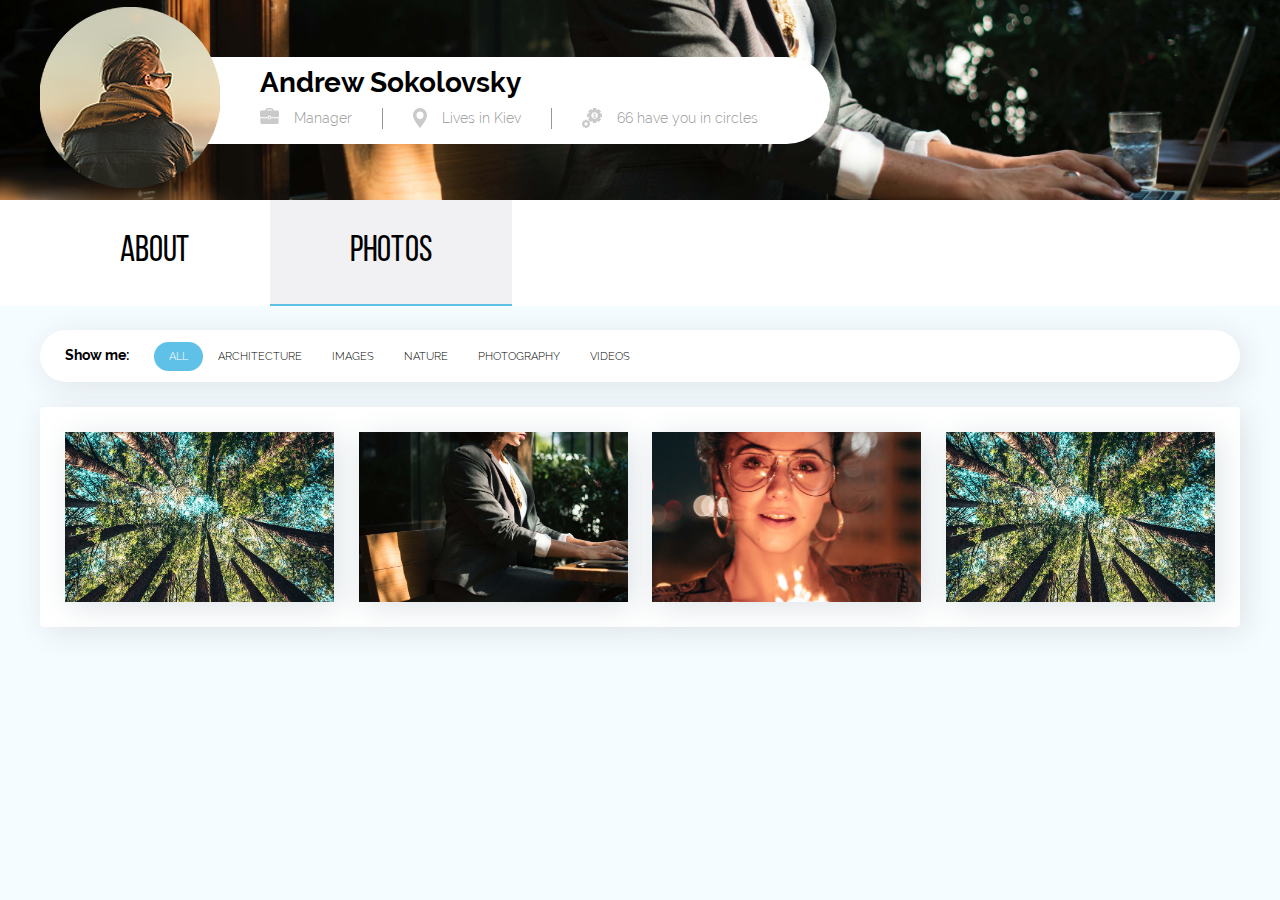
<file: photo.html>
<!DOCTYPE html>
<html lang="en">
<head>
  <meta charset="utf-8">
  <title>TestTask-photo</title>
  <link href="src/css/style.css" rel="stylesheet">
</head>
<body>
  <header class="main-header">
    <div class="container">
      <div class="main-header-picture">
        <div class="user-photo">
          <img src="src/img/user.png" alt="user">
        </div>
        <div class="user-info">
          <h1 class="user-name">Andrew Sokolovsky</h1>
          <ul class="user-info-list">
            <li class="user-info-list-item1">
              <svg  width="19px" height="16px">
                <path fill-rule="evenodd"  fill=" #969696"
                d="M17.488,9.176 L11.142,9.176 C11.120,8.729 10.934,8.328 10.638,8.037 C10.629,8.028 10.618,8.021 10.608,8.012 C10.543,7.950 10.475,7.892 10.401,7.842 C10.374,7.824 10.344,7.811 10.316,7.795 C10.254,7.759 10.194,7.721 10.128,7.693 C10.077,7.671 10.021,7.658 9.966,7.641 C9.919,7.627 9.875,7.608 9.826,7.598 C9.721,7.576 9.612,7.564 9.500,7.564 C9.388,7.564 9.279,7.576 9.173,7.598 C9.125,7.608 9.080,7.627 9.033,7.641 C8.979,7.658 8.923,7.671 8.871,7.693 C8.805,7.721 8.744,7.759 8.683,7.795 C8.655,7.811 8.625,7.824 8.598,7.842 C8.524,7.892 8.456,7.950 8.390,8.012 C8.381,8.021 8.370,8.028 8.361,8.037 C8.066,8.327 7.879,8.728 7.857,9.175 L1.511,9.175 C0.675,9.175 -0.002,8.480 -0.002,7.622 L-0.002,4.038 C-0.002,3.184 0.707,2.485 1.574,2.485 L5.205,2.485 C5.425,1.078 6.612,-0.002 8.045,-0.002 L10.954,-0.002 C12.387,-0.002 13.575,1.078 13.794,2.485 L17.425,2.485 C18.292,2.485 19.001,3.184 19.001,4.039 L19.001,7.623 C19.001,8.481 18.324,9.176 17.488,9.176 ZM10.954,1.451 L8.045,1.451 C7.398,1.451 6.854,1.887 6.662,2.485 L12.338,2.485 C12.145,1.887 11.601,1.451 10.954,1.451 ZM8.568,9.810 L8.568,9.377 C8.568,8.849 8.985,8.421 9.500,8.421 C10.015,8.421 10.432,8.849 10.432,9.377 L10.432,9.810 C10.432,10.339 10.014,10.767 9.500,10.767 C8.985,10.767 8.568,10.339 8.568,9.810 ZM7.929,10.339 C8.136,11.033 8.758,11.542 9.500,11.542 C10.242,11.542 10.864,11.033 11.071,10.339 L11.071,10.340 L17.489,10.340 C17.894,10.340 18.276,10.243 18.620,10.075 L18.620,14.449 C18.620,15.303 17.939,16.002 17.107,16.002 L1.893,16.002 C1.060,16.002 0.380,15.303 0.380,14.449 L0.380,10.075 C0.723,10.243 1.106,10.339 1.511,10.339 L7.929,10.339 Z"/>
              </svg>
              <p>Manager</p>
            </li>
            <li class="user-info-list-item2">
                <svg width="14px" height="20px">
                  <path fill-rule="evenodd"  fill=" #969696"
                  d="M7.000,0.000 C3.140,0.000 0.000,3.303 0.000,7.363 C0.000,8.422 0.206,9.433 0.612,10.369 C2.362,14.397 5.718,18.650 6.705,19.857 C6.779,19.947 6.886,19.999 7.000,19.999 C7.113,19.999 7.221,19.947 7.295,19.857 C8.282,18.650 11.637,14.397 13.388,10.369 C13.794,9.433 14.000,8.422 14.000,7.363 C13.999,3.303 10.859,0.000 7.000,0.000 ZM7.000,11.187 C4.995,11.187 3.364,9.472 3.364,7.363 C3.364,5.254 4.995,3.538 7.000,3.538 C9.005,3.538 10.636,5.254 10.636,7.363 C10.636,9.472 9.005,11.187 7.000,11.187 Z"/>
                </svg>
                <p>Lives in Kiev</p>
            </li>
            <li class="user-info-list-item2">
                <svg width="20px" height="20px">
                  <path fill-rule="evenodd"  fill=" #969696"
                  d="M19.522,9.372 L18.324,9.372 C18.227,9.673 18.108,9.965 17.965,10.248 L18.813,11.107 C19.000,11.296 19.000,11.602 18.813,11.792 L16.858,13.772 C16.672,13.961 16.369,13.961 16.183,13.772 L15.335,12.913 C15.056,13.057 14.767,13.179 14.471,13.277 L14.471,14.491 C14.471,14.758 14.257,14.975 13.993,14.975 L11.229,14.975 C10.965,14.975 10.751,14.758 10.751,14.491 L10.751,13.277 C10.454,13.179 10.165,13.057 9.887,12.913 L9.039,13.772 C8.852,13.961 8.550,13.961 8.363,13.772 L6.408,11.791 C6.319,11.701 6.269,11.577 6.269,11.449 C6.269,11.321 6.319,11.197 6.408,11.107 L7.256,10.248 C7.114,9.965 6.994,9.673 6.898,9.372 L5.700,9.372 C5.436,9.372 5.222,9.155 5.222,8.888 L5.222,6.087 C5.222,5.819 5.436,5.603 5.700,5.603 L6.897,5.603 C6.994,5.302 7.114,5.009 7.256,4.727 L6.408,3.868 C6.222,3.679 6.222,3.372 6.408,3.183 L8.363,1.203 C8.453,1.112 8.574,1.061 8.701,1.061 C8.828,1.061 8.949,1.112 9.039,1.203 L9.886,2.062 C10.165,1.918 10.454,1.796 10.750,1.698 L10.750,0.484 C10.750,0.217 10.964,-0.000 11.228,-0.000 L13.993,-0.000 C14.257,-0.000 14.470,0.217 14.470,0.484 L14.470,1.698 C14.767,1.796 15.056,1.917 15.335,2.061 L16.182,1.203 C16.369,1.013 16.671,1.013 16.858,1.203 L18.813,3.183 C18.999,3.372 18.999,3.679 18.813,3.868 L17.965,4.727 C18.107,5.009 18.227,5.302 18.324,5.603 L19.522,5.603 C19.786,5.603 20.000,5.819 20.000,6.087 L20.000,8.888 C20.000,9.156 19.786,9.372 19.522,9.372 ZM12.611,4.166 C10.803,4.166 9.333,5.656 9.333,7.487 C9.333,9.319 10.803,10.809 12.611,10.809 C14.418,10.809 15.888,9.319 15.888,7.487 C15.888,5.656 14.418,4.166 12.611,4.166 ZM10.836,9.080 C10.867,8.731 11.099,8.429 11.433,8.316 L11.746,8.219 L12.611,8.635 L13.475,8.219 L13.789,8.316 C14.122,8.429 14.354,8.731 14.385,9.080 C13.948,9.572 13.314,9.882 12.611,9.882 C11.907,9.882 11.274,9.572 10.836,9.080 ZM12.611,7.726 C12.030,7.726 11.560,7.249 11.560,6.661 C11.560,6.072 12.030,5.596 12.611,5.596 C13.191,5.596 13.662,6.072 13.662,6.661 C13.662,7.249 13.191,7.726 12.611,7.726 ZM5.670,12.557 C5.857,12.367 6.160,12.368 6.346,12.557 L7.345,13.569 C7.532,13.758 7.532,14.065 7.345,14.254 L7.029,14.574 C7.052,14.628 7.074,14.682 7.095,14.736 L7.542,14.736 C7.806,14.736 8.020,14.953 8.021,15.220 L8.021,16.652 C8.021,16.920 7.807,17.136 7.543,17.136 L7.095,17.136 C7.075,17.191 7.052,17.245 7.029,17.298 L7.346,17.619 C7.532,17.808 7.532,18.114 7.346,18.304 L6.346,19.316 C6.160,19.505 5.857,19.505 5.671,19.316 L5.354,18.995 C5.301,19.019 5.248,19.041 5.194,19.062 L5.194,19.516 C5.194,19.783 4.981,20.000 4.717,20.000 L3.304,20.000 C3.040,20.000 2.826,19.783 2.826,19.516 L2.826,19.062 C2.772,19.041 2.719,19.019 2.666,18.995 L2.350,19.316 C2.163,19.505 1.861,19.505 1.674,19.316 L0.675,18.304 C0.488,18.114 0.488,17.808 0.675,17.619 L0.991,17.298 C0.968,17.245 0.946,17.191 0.925,17.136 L0.478,17.136 C0.214,17.136 -0.000,16.920 -0.000,16.652 L-0.000,15.220 C-0.000,14.953 0.214,14.736 0.478,14.736 L0.925,14.736 C0.946,14.682 0.968,14.628 0.991,14.574 L0.675,14.254 C0.488,14.065 0.488,13.758 0.675,13.569 L1.674,12.557 C1.861,12.367 2.163,12.367 2.350,12.557 L2.666,12.877 C2.719,12.853 2.772,12.831 2.826,12.810 L2.826,12.357 C2.826,12.089 3.040,11.872 3.304,11.872 L4.716,11.872 C4.980,11.872 5.194,12.089 5.194,12.357 L5.194,12.810 C5.248,12.831 5.301,12.853 5.354,12.877 L5.670,12.557 ZM4.010,14.276 C3.107,14.276 2.372,15.021 2.372,15.936 C2.372,16.851 3.107,17.596 4.010,17.596 C4.913,17.596 5.648,16.851 5.648,15.936 C5.648,15.021 4.913,14.276 4.010,14.276 Z"/>
                </svg>
                <p>66 have you in circles</p>
            </li>
          </ul>
        </div>
      </div>
    </div>
    <nav class="main-nav">
      <div class="main-nav-center container">
        <ul class="nav-wrapper">
          <li class="nav-item">
            <a href="index.html">About</a>
          </li>
          <li class="nav-item active">
              <a href="photo.html">Photos</a>
          </li>
        </ul>
      </div>
    </nav>
  </header>
  <main class="container">
    <div class="photo-nav-wrapper">
      <p>Show me:</p>
      <ul class="photo-nav">
        <li class="photo-nav-item"><a href="#" style="background-color: #5fc1e8; color:white;">All</a></li>
        <li class="photo-nav-item"><a href="#">Architecture</a></li>
        <li class="photo-nav-item"><a href="#">Images</a></li>
        <li class="photo-nav-item"><a href="#">Nature</a></li>
        <li class="photo-nav-item"><a href="#">Photography</a></li>
        <li class="photo-nav-item"><a href="#">Videos</a></li>
      </ul>
    </div>
    <div class="photo-view">
      <div class="photo-view-wrapper">
        <div class="photo-view-item" onclick="onPhotoClick(this.querySelector('img').src)">
          <img src="src/img/photoTest.jpg" alt="photo-name">
        </div>
        <div class="photo-view-item" onclick="onPhotoClick(this.querySelector('img').src)">
          <img src="src/img/about-bg.jpg" alt="photo-name">
        </div>
        <div class="photo-view-item" onclick="onPhotoClick(this.querySelector('img').src)">
          <img src="src/img/p2.jpg" alt="photo-name">
        </div>
        <div class="photo-view-item" onclick="onPhotoClick(this.querySelector('img').src)">
          <img src="src/img/photoTest.jpg" alt="photo-name">
        </div>
      </div>
    </div>
  </main>
  <div class="modal-overlay">
    <section class="modal modal-photo">
      <div class="modal-photo-wrapper">
        <img src="src/img/photoTest.jpg" alt="photo-name">
        <button class="modal-close" type="button">Close</button>
      </div>
    </section>
  </div>
  <script>
      var popup = document.querySelector(".modal-overlay");
      var closePopup = popup.querySelector(".modal-close");
      var imagePopup = popup.querySelector("img");

      closePopup.addEventListener("click", function () {
        popup.classList.remove("show-modal");
      });

      function onPhotoClick(imgSrc) {
        imagePopup.src = imgSrc;
        popup.classList.add("show-modal");
      }
  </script>
</body>
</html>
</file>
<file: src/css/style.css>
@font-face {
    font-family: 'Raleway';
    src: url('../fonts/Raleway-Bold.ttf') format('truetype');
    font-weight: bold;
    font-style: normal;
}

@font-face {
    font-family: 'Raleway';
    src: url('../fonts/Raleway-Regular.ttf') format('truetype');
    font-weight: regular;
    font-style: normal;
}

@font-face {
    font-family: 'Raleway';
    src: url('../fonts/Raleway-Light.ttf') format('truetype');
    font-weight: lighter;
    font-style: normal;
}

@font-face {
    font-family: 'BebasNeueRegular';
    src: url('../fonts/BebasNeueRegular.woff') format('woff');
    font-weight: regular;
    font-style: normal;
}

body {
    margin: 0;
    padding: 0;

    font-family: "Raleway", Arial, sans-serif;
    font-size: 14px;
    line-height: 21px;
    font-weight: 400;

    background-color: #f5fcff;
}

p,
h1,
h2,
h3,
ul,
li,
a {
    margin:0;
    padding:0;
}

h2 {
    font-family: "BebasNeueRegular", Arial, sans-serif;
    font-size: 30px;
    font-weight: 400;
}

a {
    font-family: "Raleway", Arial, sans-serif;
    font-size: 14px;
    line-height: 21px;
    font-weight: 200;
    text-decoration: none;
}

ul {
    list-style: none;
}

.container {
    max-width: 1200px;
    margin: 0 auto;
 }

.main-header {
    margin-bottom: 49px;
    flex-direction: column;
    width: 100%;
    background-color: black;
    background-image: url(../img/about-bg.jpg);
    background-size: cover;
    background-repeat: no-repeat;
    background-position: 0% 63%;;

}

.main-header-picture {
    height: 200px;
    display:flex;
    align-items: center;
}

.user-photo {
    border-radius: 50%;
    position: absolute;
    box-shadow: #cacaca;
}

.user-info {
    background-color: rgb(255, 255, 255);
    display: flex;
    flex-direction: column;
    width: 710px;
    padding: 15px 0;
    border-radius: 50px;
    justify-content: center;
    margin-left: 80px;
}

.user-name {
    margin-left: 140px;
    margin-bottom: 15px;
}

.user-info-list {
    margin-left: 140px;
    color: #969696;
}

.user-info-list-item1 {
    padding-right:30px;
}

.user-info-list-item2 {
    padding:0 30px;
    border-left: 1px solid #969696;
}

.user-info-list p{
    padding-left:15px;
}

svg path {
    fill: #cacaca
}

.user-info-list {
    display: flex
}

.user-info-list li{
    display: flex
}

.main-nav {
    display: flex;
    background-color: white;
    align-items: center;
}

.main-nav-center {
  display: flex;
  align-items: center;
  flex-grow: 1;
}

.nav-wrapper {
    display: flex;
    justify-content : center;

    font-family: "BebasNeueRegular", Arial, sans-serif;
    font-size: 36px;
    line-height: 40px;
    font-weight: 400;
}

.nav-wrapper a{
    font: inherit;
    color: black;
}

.nav-item {
    display: flex;
    flex-grow: 1;
    align-content: center;
    justify-content: center;
}

.nav-item a{
  padding: 32px 80px;
  vertical-align: bottom;
}

.active {
  border-bottom: 2px solid #5fc0e7;
  background-color: #f1f1f3;
}

.active:hover {
  border: none;
  background-color: #f1f1f3;
}

.nav-item a:hover,
.nav-item a:focus{
  border-bottom: 2px solid #06a5e4;
  background-color: #919191;
}

.button-edit {
  padding: 0;
  background: none;
  border: none;
  text-align: center;
  color: #5fc0e7;
  display: inline-block;
  font-size: 14px;
  cursor: pointer;
  width: 45px;
  margin-top: -5px;
  margin-left: 25px;
  margin-bottom: 30px;
}

.button-edit svg path{
  fill: #5fc0e7;
}

.button-edit:hover {
  color: #203d49;
}

.button-edit:hover svg path{
  fill: #203d49;
}

.column {
  display:flex;
  flex-direction: column;
  width: 49%;
}

.section-container {
  background-color: #ffffff;
  width: 100%;
  border-radius: 14px;
  display: flex;
  flex-direction: column;
  margin-bottom: 30px;
  box-shadow: 5px 5px 30px #dee4e7;
  overflow: hidden;
}

.section-line-people1 {
  border-top: solid 6px #5fc0e7;
}

.section-line-people2 {
  border-top: solid 6px #f26632;
}

.section-line-work {
  border-top: solid 6px #7c4098;
}

.section-line-story {
  border-top: solid 6px #fa5770;
}

.section-header,
.section-item {
    margin:30px 25px;
}

.main-container {
  display: flex;
  justify-content: space-between;
}

.section-item-withPhoto,
.section-item-photo {
  display:flex;
  justify-content: space-between;
}

.yesPhoto,
.noPhoto {
  width: 60px;
  height: 60px;
  overflow: hidden;
  position: relative;
}

.yesPhoto img,
.noPhoto img{
  width: 150%;
  height: auto;
  bottom: 0;
  left: 0;
  margin: auto;
  position: absolute;
  right: 0;
  top: 0;
}

.noPhoto img {
  width: 100%;
  height: auto;
  margin: auto;
  position: absolute;
}

.section-item-photo {
  margin-top: 15px;
}

.photo-nav-wrapper {
  display: flex;
  width:100%;
  align-items: baseline;
  border-radius: 30px;
  background-color: white;
  box-shadow: 5px 5px 30px #dee4e7;
  margin-top: -25px;
}

.photo-nav{
  display: flex;
  align-content: center;
  margin: 15px 0px;
}

.photo-nav-wrapper p {
  margin: 0px 25px;
  font-size: 14px;
  font-weight: 700;
}

.photo-nav-item a{
  text-decoration: none;
  color:black;
  font-size: 11px;
  text-transform: uppercase;
  padding: 8px 15px;
  border-radius: 50px;
}

.photo-nav-item a:hover {
  background-color: #2fa9da;
  color:white;
}

.photo-view {
  margin-top: 25px;
  display: flex;
  width:100%;
  border-radius: 4px;
  background-color: white;
  box-shadow: 5px 5px 30px #dee4e7;
  margin-bottom: 30px;
}

.photo-view-wrapper {
  width: 100%;
  padding: 15px;
  display: flex;
  flex-wrap: wrap;
  justify-content: space-between;
}

.photo-view-item {
  width: 23%;
  height: 170px;
  min-width: 240px;
  overflow: hidden;
  margin: 10px;
  box-shadow: 5px 5px 30px #dee4e7;
  position: relative;
}

.photo-view-item img {
  position: absolute;
  width: 162%;
  top: 48%;
  transform: translate(-25%,-48%);
}

.photo-view-item:before {
  position: absolute;
  width: 32px;
  height: 28px;
  top: 40%;
  left: 50%;
  margin: -14px 0 0 -10px;
  background: url("../img/magnifier.png") no-repeat;
  content: '';
  opacity: 0;
  z-index: 1;
}

.photo-view-item:hover:before {
  top: 50%;
  opacity: 1;
}

.photo-view-item:after {
  position: absolute;
  width: 100%;
  height: 100%;
  top: 0;
  background: rgba(0, 0, 0, 0.5);
  content: '';
  opacity: 0;
  -webkit-transition: all 0.3s linear;
  transition: all 0.3s linear;
  cursor: pointer;
}


.photo-view-item:hover:after {
  opacity: 1;
}

.modal-overlay {
  position: fixed;
  top: 0;
  left: 0;

  height: 100%;
  width: 100%;

  background-color: rgba(0, 0, 0, 0.5);
  z-index: 2;
  display:none;
}

.modal-overlay .modal {
  position: absolute;
  top: 50%;
  left: 50%;
  transform: translate(-50%, -50%);

  background-color: rgba(0, 0, 0, 0.5);
  background-position: 0 0;
  background-repeat: repeat;

  z-index: 5;
  max-width: 90vw;
}

.modal .modal-close {
  position: absolute;
  top: -11px;
  right: -11px;

  border-radius: 50%;

  width: 22px;
  height: 22px;

  font-size: 0;
  background-color: skyblue;
  border: 0;

  cursor: pointer;
}

.modal .modal-photo {
  top: 50%;
  left: 50%;

  transform: translate(-50%, -50%);
  display: flex;
}

.modal .modal-photo-wrapper {
  margin: 0;
  padding: 0;
  overflow: hidden;
  max-width: 1200px;
  max-height: 90vh;
}

.modal .modal-photo-wrapper img {
  display:block;
  width: 100%;
}

.modal .modal-close {
  transition: transform 0.2s;
}

.modal .modal-close::before,
.modal .modal-close::after {
  content: "";

  position: absolute;
  top: 10px;
  left: 6px;

  width: 10px;
  height: 2px;
  background-color: rgb(255, 255, 255);
}

.modal .modal-close::before {
  transform: rotate(45deg)
}

.modal .modal-close::after {
  transform: rotate(-45deg)
}

.modal .modal-close:hover {
  transform: scale(1.5);
}

.show-modal {
  display: block;
}
</file>
